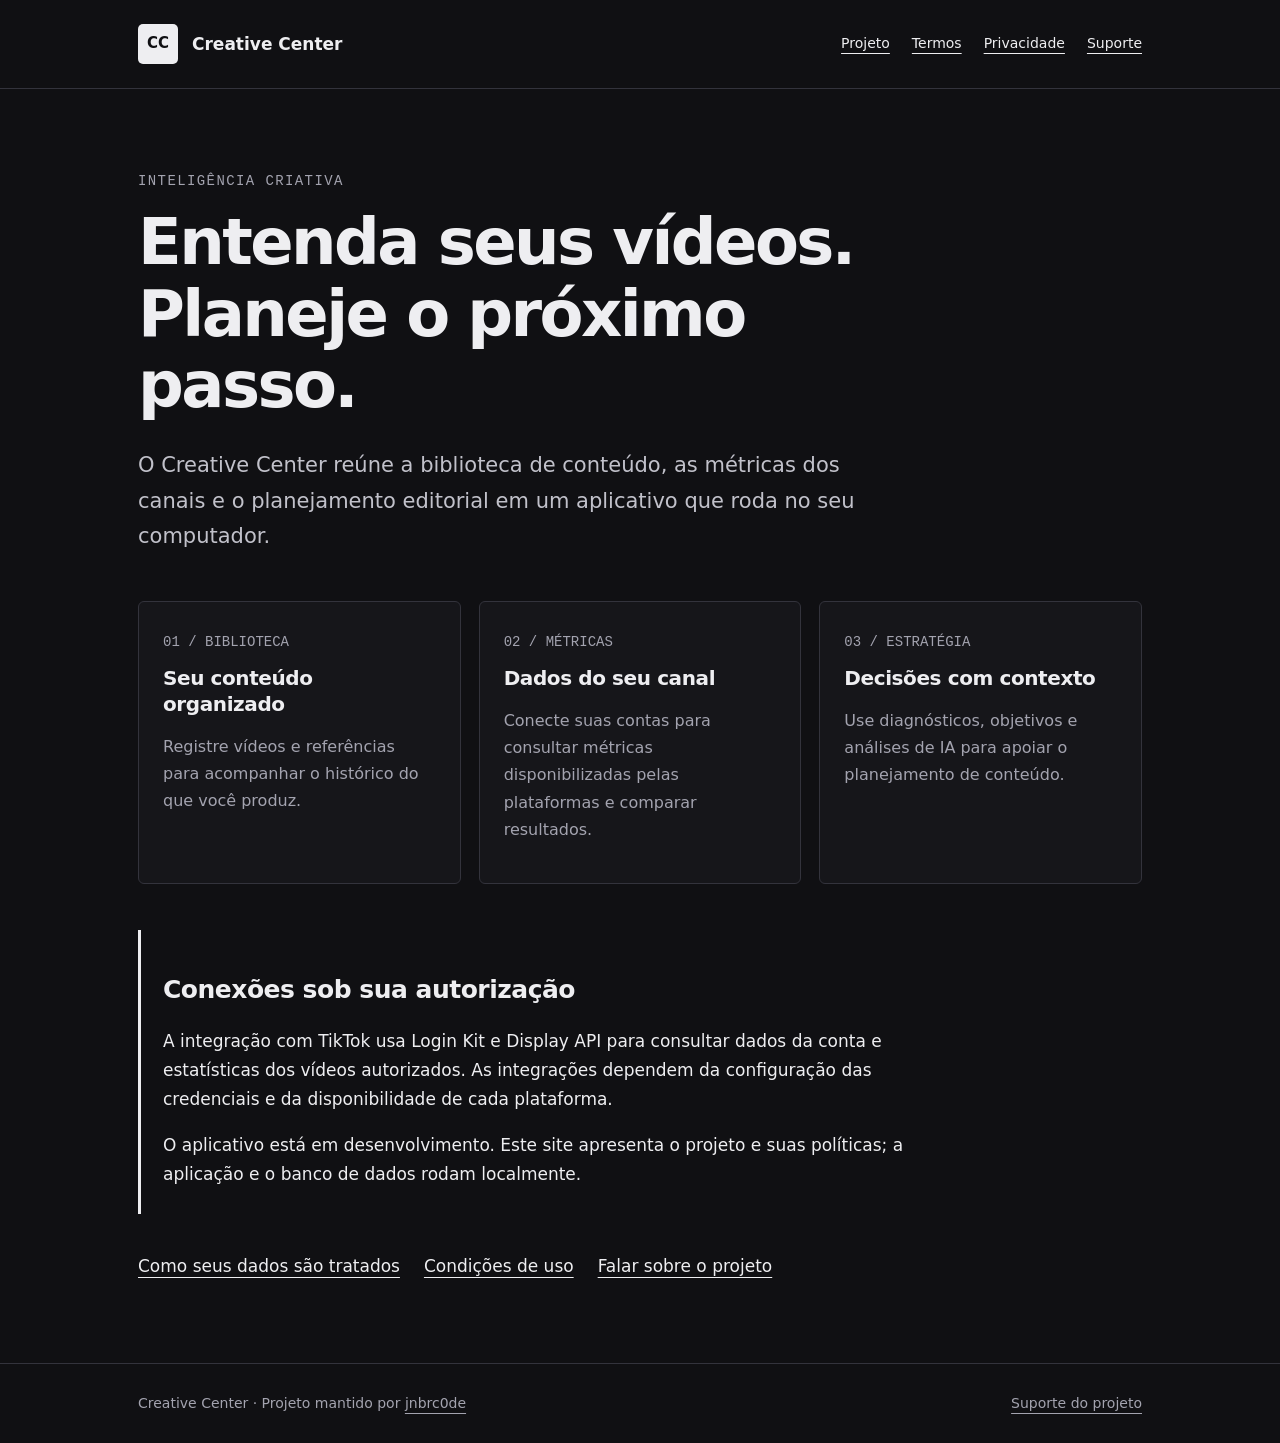
<file: index.html>
<!doctype html><html lang="pt-BR"><head><meta charset="utf-8"><meta name="viewport" content="width=device-width,initial-scale=1"><meta name="referrer" content="no-referrer"><meta name="description" content="Biblioteca, métricas e planejamento de conteúdo no Creative Center."><title>Inteligência para criadores | Creative Center</title><link rel="icon" href="./favicon.svg"><link rel="stylesheet" href="./styles.css"></head><body><header><div class="wrap"><a class="brand" href="./"><span class="mark" aria-hidden="true">CC</span>Creative Center</a><nav aria-label="Navegação principal"><a href="./">Projeto</a><a href="./terms/">Termos</a><a href="./privacy/">Privacidade</a><a href="https://github.com/jnbrc0de/creative-center-site/issues">Suporte</a></nav></div></header><main><div class="wrap"><p class="eyebrow">Inteligência criativa</p><h1>Entenda seus vídeos.<br>Planeje o próximo passo.</h1><p class="lead">O Creative Center reúne a biblioteca de conteúdo, as métricas dos canais e o planejamento editorial em um aplicativo que roda no seu computador.</p><div class="grid"><section class="card"><span class="number">01 / BIBLIOTECA</span><h2>Seu conteúdo organizado</h2><p>Registre vídeos e referências para acompanhar o histórico do que você produz.</p></section><section class="card"><span class="number">02 / MÉTRICAS</span><h2>Dados do seu canal</h2><p>Conecte suas contas para consultar métricas disponibilizadas pelas plataformas e comparar resultados.</p></section><section class="card"><span class="number">03 / ESTRATÉGIA</span><h2>Decisões com contexto</h2><p>Use diagnósticos, objetivos e análises de IA para apoiar o planejamento de conteúdo.</p></section></div><section class="note"><h2>Conexões sob sua autorização</h2><p>A integração com TikTok usa Login Kit e Display API para consultar dados da conta e estatísticas dos vídeos autorizados. As integrações dependem da configuração das credenciais e da disponibilidade de cada plataforma.</p><p>O aplicativo está em desenvolvimento. Este site apresenta o projeto e suas políticas; a aplicação e o banco de dados rodam localmente.</p></section><div class="links"><a href="./privacy/">Como seus dados são tratados</a><a href="./terms/">Condições de uso</a><a href="https://github.com/jnbrc0de/creative-center-site/issues">Falar sobre o projeto</a></div></div></main><footer><div class="wrap"><span>Creative Center · Projeto mantido por <a href="https://github.com/jnbrc0de">jnbrc0de</a></span><a href="https://github.com/jnbrc0de/creative-center-site/issues">Suporte do projeto</a></div></footer></body></html>
</file>
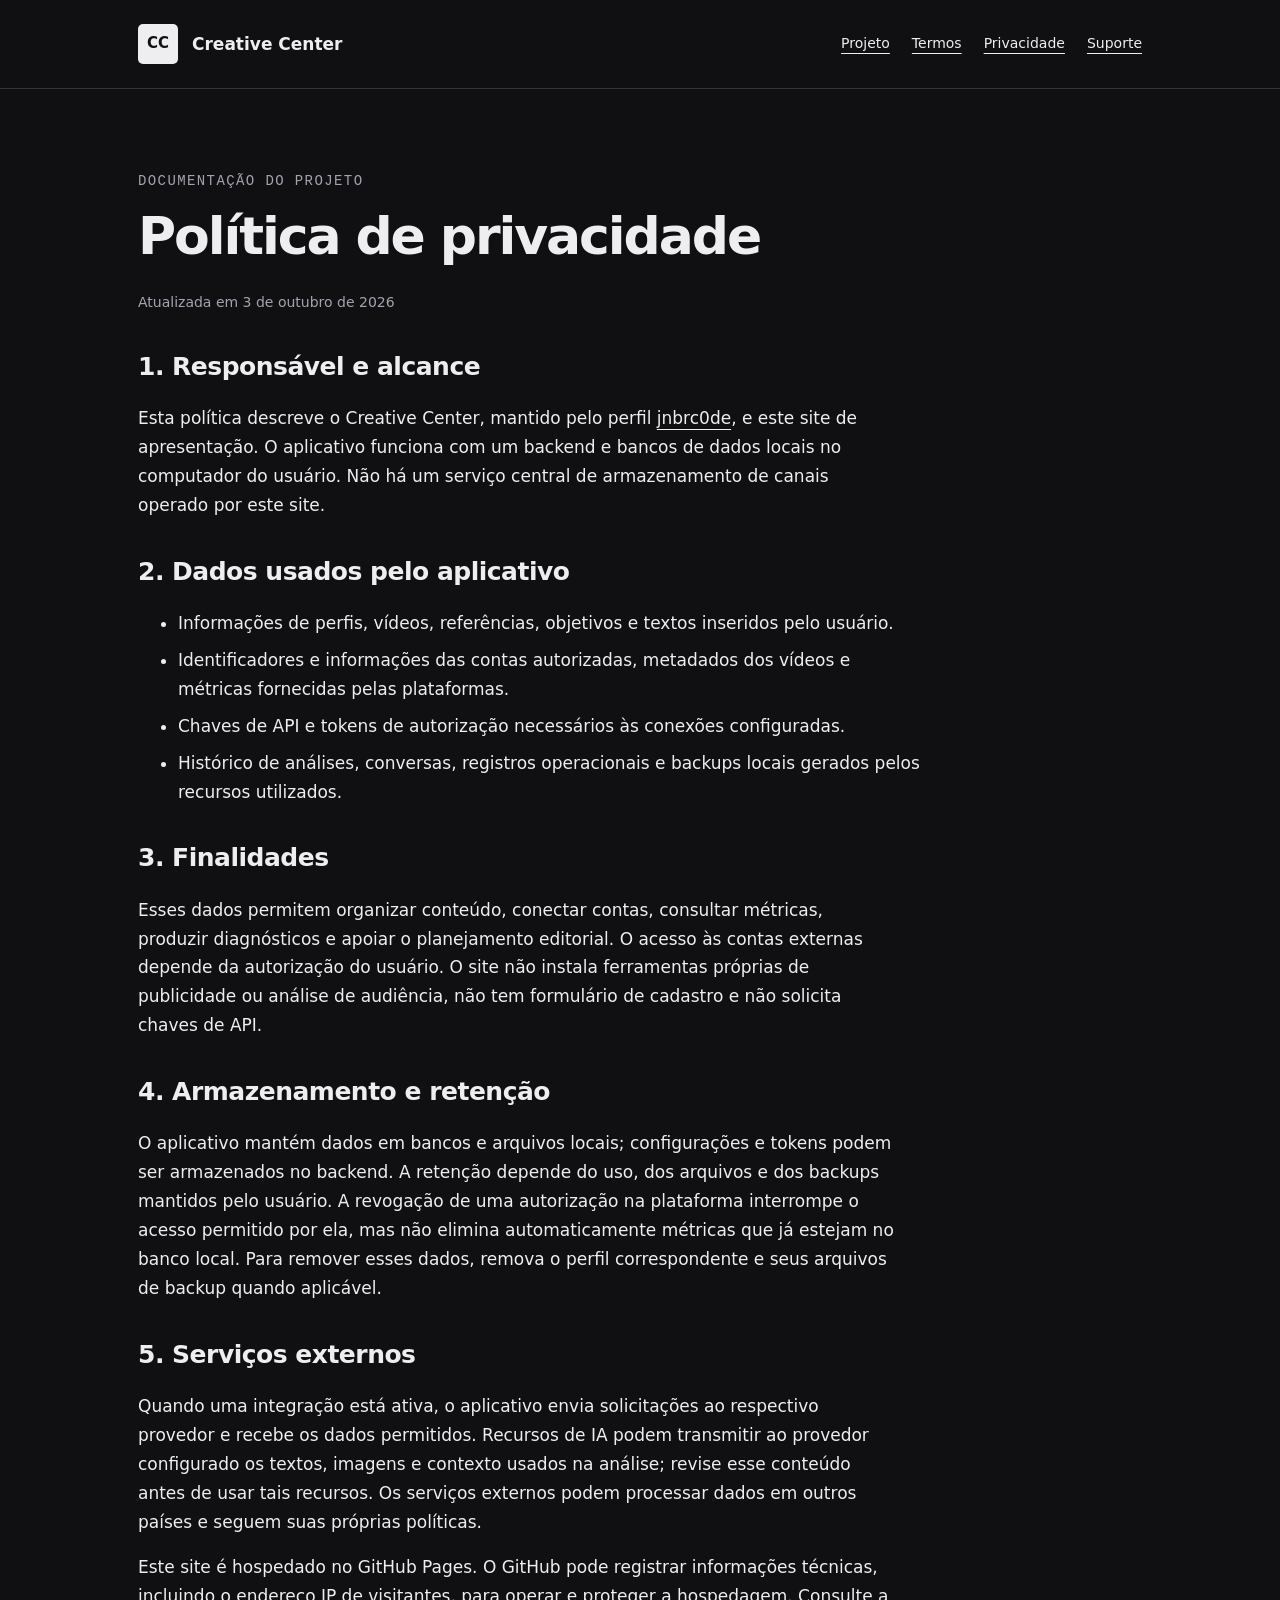
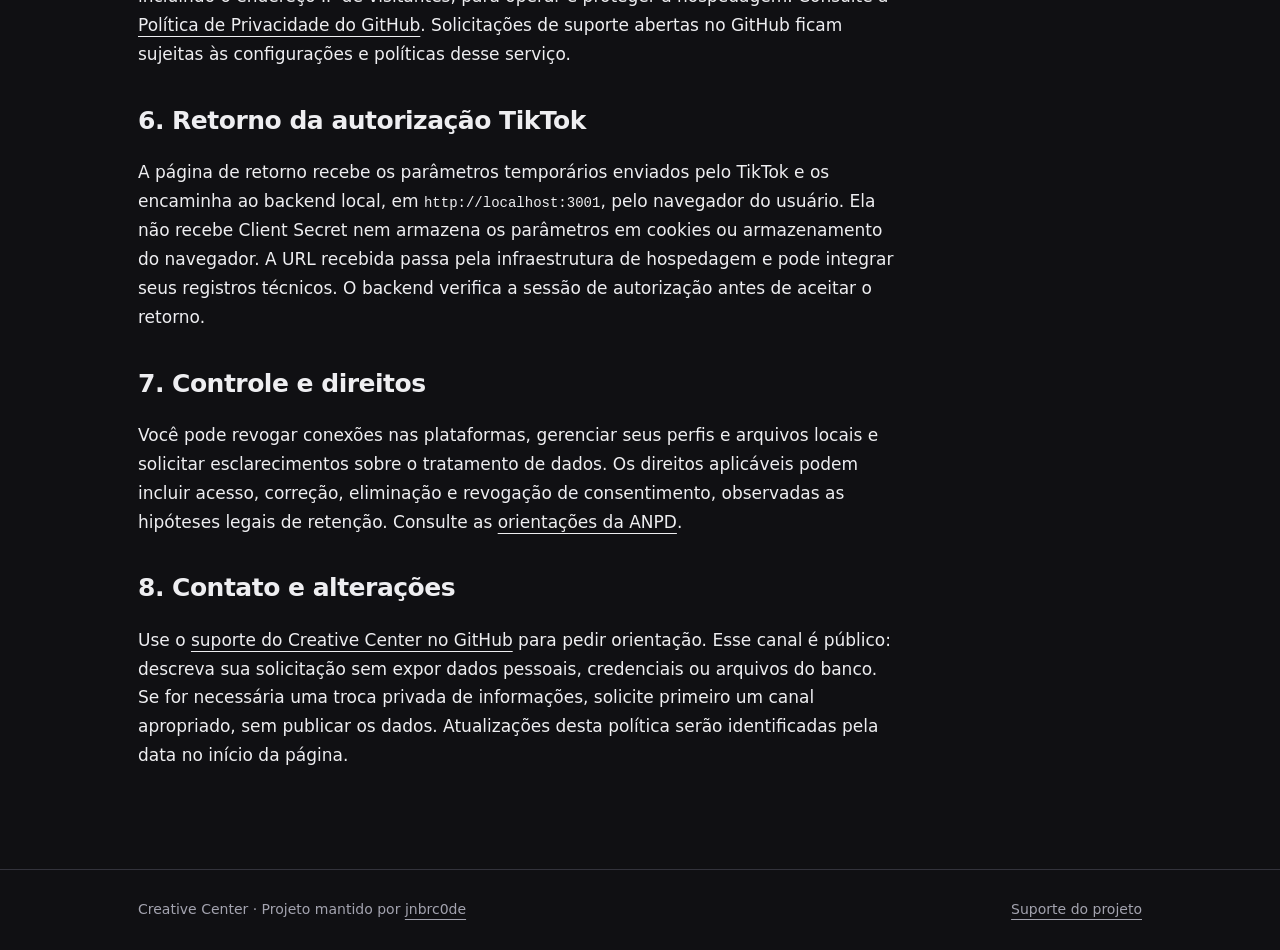
<file: privacy/index.html>
<!doctype html><html lang="pt-BR"><head><meta charset="utf-8"><meta name="viewport" content="width=device-width,initial-scale=1"><meta name="referrer" content="no-referrer"><meta name="description" content="Como o Creative Center utiliza dados, integrações e armazenamento local."><title>Política de privacidade | Creative Center</title><link rel="icon" href="../favicon.svg"><link rel="stylesheet" href="../styles.css"></head><body><header><div class="wrap"><a class="brand" href="../"><span class="mark" aria-hidden="true">CC</span>Creative Center</a><nav aria-label="Navegação principal"><a href="../">Projeto</a><a href="../terms/">Termos</a><a href="../privacy/">Privacidade</a><a href="https://github.com/jnbrc0de/creative-center-site/issues">Suporte</a></nav></div></header><main><div class="wrap"><article class="legal"><p class="eyebrow">Documentação do projeto</p><h1>Política de privacidade</h1><p class="meta">Atualizada em 3 de outubro de 2026</p><h2>1. Responsável e alcance</h2><p>Esta política descreve o Creative Center, mantido pelo perfil <a href="https://github.com/jnbrc0de">jnbrc0de</a>, e este site de apresentação. O aplicativo funciona com um backend e bancos de dados locais no computador do usuário. Não há um serviço central de armazenamento de canais operado por este site.</p><h2>2. Dados usados pelo aplicativo</h2><ul><li>Informações de perfis, vídeos, referências, objetivos e textos inseridos pelo usuário.</li><li>Identificadores e informações das contas autorizadas, metadados dos vídeos e métricas fornecidas pelas plataformas.</li><li>Chaves de API e tokens de autorização necessários às conexões configuradas.</li><li>Histórico de análises, conversas, registros operacionais e backups locais gerados pelos recursos utilizados.</li></ul><h2>3. Finalidades</h2><p>Esses dados permitem organizar conteúdo, conectar contas, consultar métricas, produzir diagnósticos e apoiar o planejamento editorial. O acesso às contas externas depende da autorização do usuário. O site não instala ferramentas próprias de publicidade ou análise de audiência, não tem formulário de cadastro e não solicita chaves de API.</p><h2>4. Armazenamento e retenção</h2><p>O aplicativo mantém dados em bancos e arquivos locais; configurações e tokens podem ser armazenados no backend. A retenção depende do uso, dos arquivos e dos backups mantidos pelo usuário. A revogação de uma autorização na plataforma interrompe o acesso permitido por ela, mas não elimina automaticamente métricas que já estejam no banco local. Para remover esses dados, remova o perfil correspondente e seus arquivos de backup quando aplicável.</p><h2>5. Serviços externos</h2><p>Quando uma integração está ativa, o aplicativo envia solicitações ao respectivo provedor e recebe os dados permitidos. Recursos de IA podem transmitir ao provedor configurado os textos, imagens e contexto usados na análise; revise esse conteúdo antes de usar tais recursos. Os serviços externos podem processar dados em outros países e seguem suas próprias políticas.</p><p>Este site é hospedado no GitHub Pages. O GitHub pode registrar informações técnicas, incluindo o endereço IP de visitantes, para operar e proteger a hospedagem. Consulte a <a href="https://docs.github.com/en/site-policy/privacy-policies/github-general-privacy-statement">Política de Privacidade do GitHub</a>. Solicitações de suporte abertas no GitHub ficam sujeitas às configurações e políticas desse serviço.</p><h2>6. Retorno da autorização TikTok</h2><p>A página de retorno recebe os parâmetros temporários enviados pelo TikTok e os encaminha ao backend local, em <code>http://localhost:3001</code>, pelo navegador do usuário. Ela não recebe Client Secret nem armazena os parâmetros em cookies ou armazenamento do navegador. A URL recebida passa pela infraestrutura de hospedagem e pode integrar seus registros técnicos. O backend verifica a sessão de autorização antes de aceitar o retorno.</p><h2>7. Controle e direitos</h2><p>Você pode revogar conexões nas plataformas, gerenciar seus perfis e arquivos locais e solicitar esclarecimentos sobre o tratamento de dados. Os direitos aplicáveis podem incluir acesso, correção, eliminação e revogação de consentimento, observadas as hipóteses legais de retenção. Consulte as <a href="https://www.gov.br/anpd/pt-br/assuntos/titular-de-dados-1/direito-dos-titulares">orientações da ANPD</a>.</p><h2>8. Contato e alterações</h2><p>Use o <a href="https://github.com/jnbrc0de/creative-center-site/issues">suporte do Creative Center no GitHub</a> para pedir orientação. Esse canal é público: descreva sua solicitação sem expor dados pessoais, credenciais ou arquivos do banco. Se for necessária uma troca privada de informações, solicite primeiro um canal apropriado, sem publicar os dados. Atualizações desta política serão identificadas pela data no início da página.</p></article></div></main><footer><div class="wrap"><span>Creative Center · Projeto mantido por <a href="https://github.com/jnbrc0de">jnbrc0de</a></span><a href="https://github.com/jnbrc0de/creative-center-site/issues">Suporte do projeto</a></div></footer></body></html>
</file>
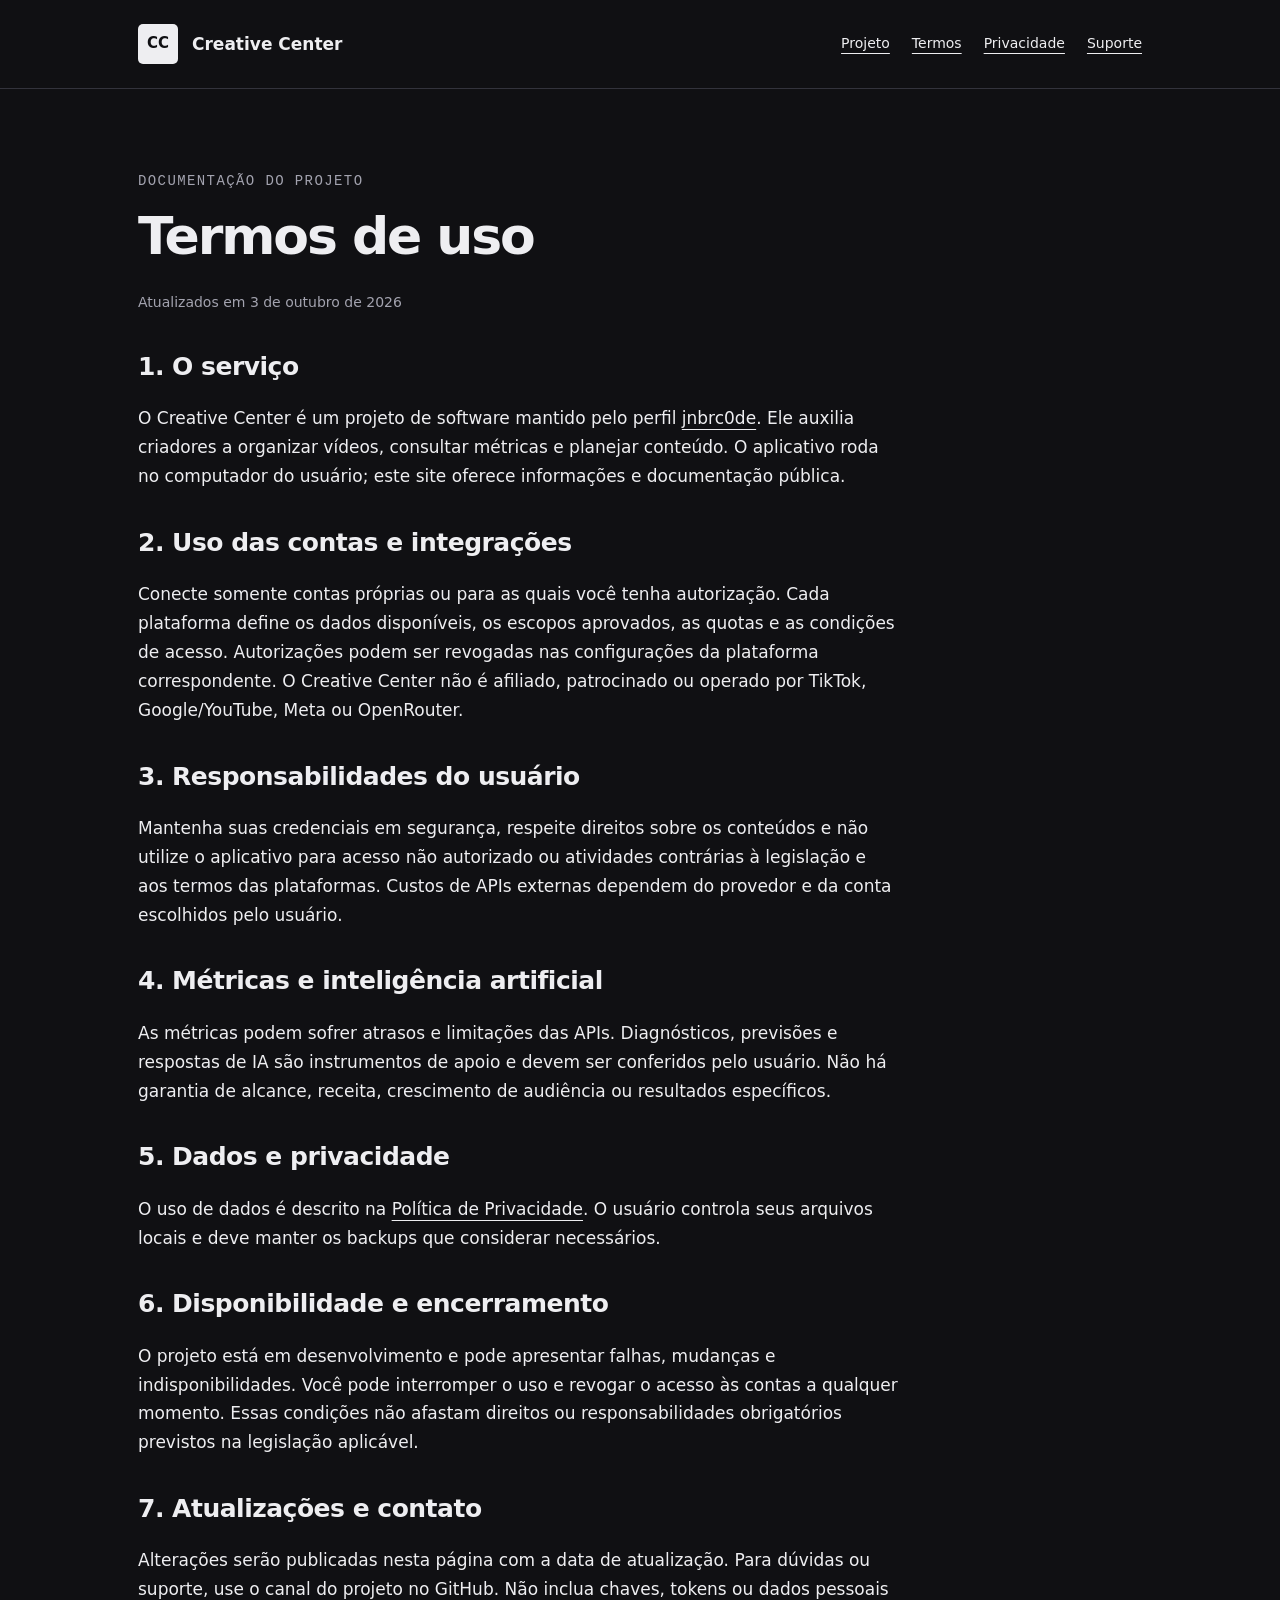
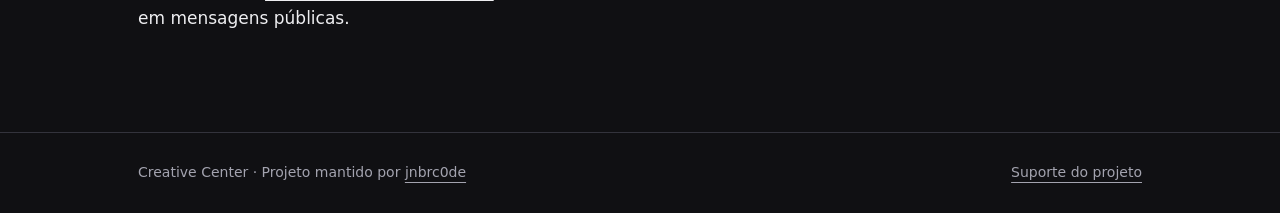
<file: terms/index.html>
<!doctype html><html lang="pt-BR"><head><meta charset="utf-8"><meta name="viewport" content="width=device-width,initial-scale=1"><meta name="referrer" content="no-referrer"><meta name="description" content="Condições de uso do projeto Creative Center."><title>Termos de uso | Creative Center</title><link rel="icon" href="../favicon.svg"><link rel="stylesheet" href="../styles.css"></head><body><header><div class="wrap"><a class="brand" href="../"><span class="mark" aria-hidden="true">CC</span>Creative Center</a><nav aria-label="Navegação principal"><a href="../">Projeto</a><a href="../terms/">Termos</a><a href="../privacy/">Privacidade</a><a href="https://github.com/jnbrc0de/creative-center-site/issues">Suporte</a></nav></div></header><main><div class="wrap"><article class="legal"><p class="eyebrow">Documentação do projeto</p><h1>Termos de uso</h1><p class="meta">Atualizados em 3 de outubro de 2026</p><h2>1. O serviço</h2><p>O Creative Center é um projeto de software mantido pelo perfil <a href="https://github.com/jnbrc0de">jnbrc0de</a>. Ele auxilia criadores a organizar vídeos, consultar métricas e planejar conteúdo. O aplicativo roda no computador do usuário; este site oferece informações e documentação pública.</p><h2>2. Uso das contas e integrações</h2><p>Conecte somente contas próprias ou para as quais você tenha autorização. Cada plataforma define os dados disponíveis, os escopos aprovados, as quotas e as condições de acesso. Autorizações podem ser revogadas nas configurações da plataforma correspondente. O Creative Center não é afiliado, patrocinado ou operado por TikTok, Google/YouTube, Meta ou OpenRouter.</p><h2>3. Responsabilidades do usuário</h2><p>Mantenha suas credenciais em segurança, respeite direitos sobre os conteúdos e não utilize o aplicativo para acesso não autorizado ou atividades contrárias à legislação e aos termos das plataformas. Custos de APIs externas dependem do provedor e da conta escolhidos pelo usuário.</p><h2>4. Métricas e inteligência artificial</h2><p>As métricas podem sofrer atrasos e limitações das APIs. Diagnósticos, previsões e respostas de IA são instrumentos de apoio e devem ser conferidos pelo usuário. Não há garantia de alcance, receita, crescimento de audiência ou resultados específicos.</p><h2>5. Dados e privacidade</h2><p>O uso de dados é descrito na <a href="../privacy/">Política de Privacidade</a>. O usuário controla seus arquivos locais e deve manter os backups que considerar necessários.</p><h2>6. Disponibilidade e encerramento</h2><p>O projeto está em desenvolvimento e pode apresentar falhas, mudanças e indisponibilidades. Você pode interromper o uso e revogar o acesso às contas a qualquer momento. Essas condições não afastam direitos ou responsabilidades obrigatórios previstos na legislação aplicável.</p><h2>7. Atualizações e contato</h2><p>Alterações serão publicadas nesta página com a data de atualização. Para dúvidas ou suporte, use o <a href="https://github.com/jnbrc0de/creative-center-site/issues">canal do projeto no GitHub</a>. Não inclua chaves, tokens ou dados pessoais em mensagens públicas.</p></article></div></main><footer><div class="wrap"><span>Creative Center · Projeto mantido por <a href="https://github.com/jnbrc0de">jnbrc0de</a></span><a href="https://github.com/jnbrc0de/creative-center-site/issues">Suporte do projeto</a></div></footer></body></html>
</file>
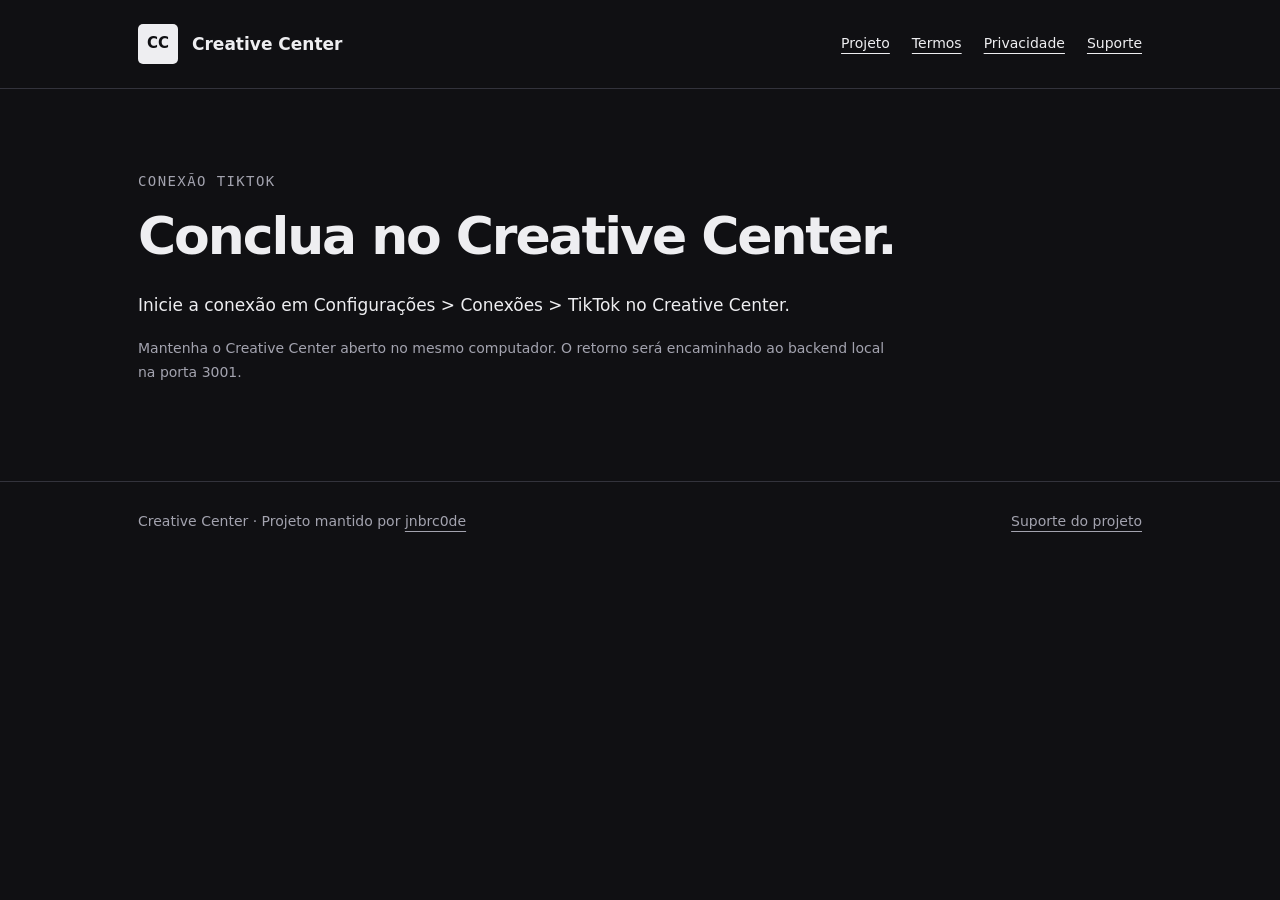
<file: oauth/tiktok/index.html>
<!doctype html><html lang="pt-BR"><head><meta charset="utf-8"><meta name="viewport" content="width=device-width,initial-scale=1"><meta name="referrer" content="no-referrer"><meta name="description" content="Conclua a autorização TikTok no aplicativo Creative Center local."><title>Retorno TikTok | Creative Center</title><link rel="icon" href="../../favicon.svg"><link rel="stylesheet" href="../../styles.css"><meta name="robots" content="noindex,nofollow"></head><body><header><div class="wrap"><a class="brand" href="../../"><span class="mark" aria-hidden="true">CC</span>Creative Center</a><nav aria-label="Navegação principal"><a href="../../">Projeto</a><a href="../../terms/">Termos</a><a href="../../privacy/">Privacidade</a><a href="https://github.com/jnbrc0de/creative-center-site/issues">Suporte</a></nav></div></header><main><div class="wrap"><article class="legal"><p class="eyebrow">Conexão TikTok</p><h1>Conclua no Creative Center.</h1><p id="status" role="status">Verificando o retorno da autorização…</p><a id="continue" class="button hidden" rel="noreferrer" href="#">Continuar no aplicativo local</a><p class="meta">Mantenha o Creative Center aberto no mesmo computador. O retorno será encaminhado ao backend local na porta 3001.</p><noscript><p>Ative JavaScript no navegador e repita a conexão iniciada pelo aplicativo.</p></noscript></article><script src="./callback.js" defer></script></div></main><footer><div class="wrap"><span>Creative Center · Projeto mantido por <a href="https://github.com/jnbrc0de">jnbrc0de</a></span><a href="https://github.com/jnbrc0de/creative-center-site/issues">Suporte do projeto</a></div></footer></body></html>
</file>
<file: styles.css>
:root{color-scheme:dark;--bg:#101013;--panel:#16161a;--fg:#eeeef1;--muted:#a3a3af;--line:#33333c}*{box-sizing:border-box}body{margin:0;background:var(--bg);color:var(--fg);font:17px/1.7 system-ui,-apple-system,Segoe UI,sans-serif}a{color:inherit;text-underline-offset:5px}a:hover{color:#fff}a:focus-visible,button:focus-visible{outline:3px solid #a8c8ff;outline-offset:5px}.wrap{max-width:1060px;margin:auto;padding:0 28px}header{border-bottom:1px solid var(--line)}header .wrap{display:flex;justify-content:space-between;align-items:center;gap:24px;min-height:88px}.brand{display:flex;align-items:center;gap:14px;font-weight:650;text-decoration:none}.mark{display:grid;place-items:center;width:40px;height:40px;background:#eeeef1;color:#101013;border-radius:5px;font-size:15px;font-weight:800}nav{display:flex;gap:22px;flex-wrap:wrap;font-size:14px}main{padding:70px 0 82px}.eyebrow{font:14px ui-monospace,monospace;color:var(--muted);letter-spacing:.1em;text-transform:uppercase}h1{font-size:clamp(32px,5vw,64px);line-height:1.12;letter-spacing:-.04em;margin:18px 0 26px;max-width:820px}h2{font-size:25px;line-height:1.3;letter-spacing:-.02em;margin-top:36px}p{max-width:760px}.lead{font-size:21px;color:#c1c1ca;max-width:720px}.grid{display:grid;grid-template-columns:repeat(3,1fr);gap:18px;margin:46px 0}.card{border:1px solid var(--line);padding:24px;background:var(--panel);border-radius:6px}.card h2{font-size:20px;margin:10px 0}.card p{font-size:16px;color:var(--muted)}.number{font:14px ui-monospace,monospace;color:var(--muted)}.note{border-left:3px solid #eeeef1;padding:8px 0 8px 22px;margin:38px 0}.legal{max-width:790px}.legal h1{font-size:clamp(34px,5vw,52px)}.meta{color:var(--muted);font-size:14px}.links{display:flex;gap:24px;flex-wrap:wrap;margin-top:28px}footer{border-top:1px solid var(--line);color:var(--muted);font-size:14px;padding:28px 0}footer .wrap{display:flex;justify-content:space-between;gap:20px;flex-wrap:wrap}button,.button{border:1px solid #eeeef1;background:#eeeef1;color:#101013;padding:12px 20px;border-radius:4px;font:600 16px system-ui;cursor:pointer;display:inline-block;text-decoration:none}.button:hover{color:#101013;background:#fff}code{font-size:14px;overflow-wrap:anywhere}li{margin:8px 0}.hidden{display:none}@media(max-width:720px){header .wrap{align-items:flex-start;flex-direction:column;padding-top:20px;padding-bottom:20px;gap:16px}nav{gap:16px}.grid{grid-template-columns:1fr}main{padding:46px 0}.wrap{padding:0 22px}.lead{font-size:19px}}
</file>
